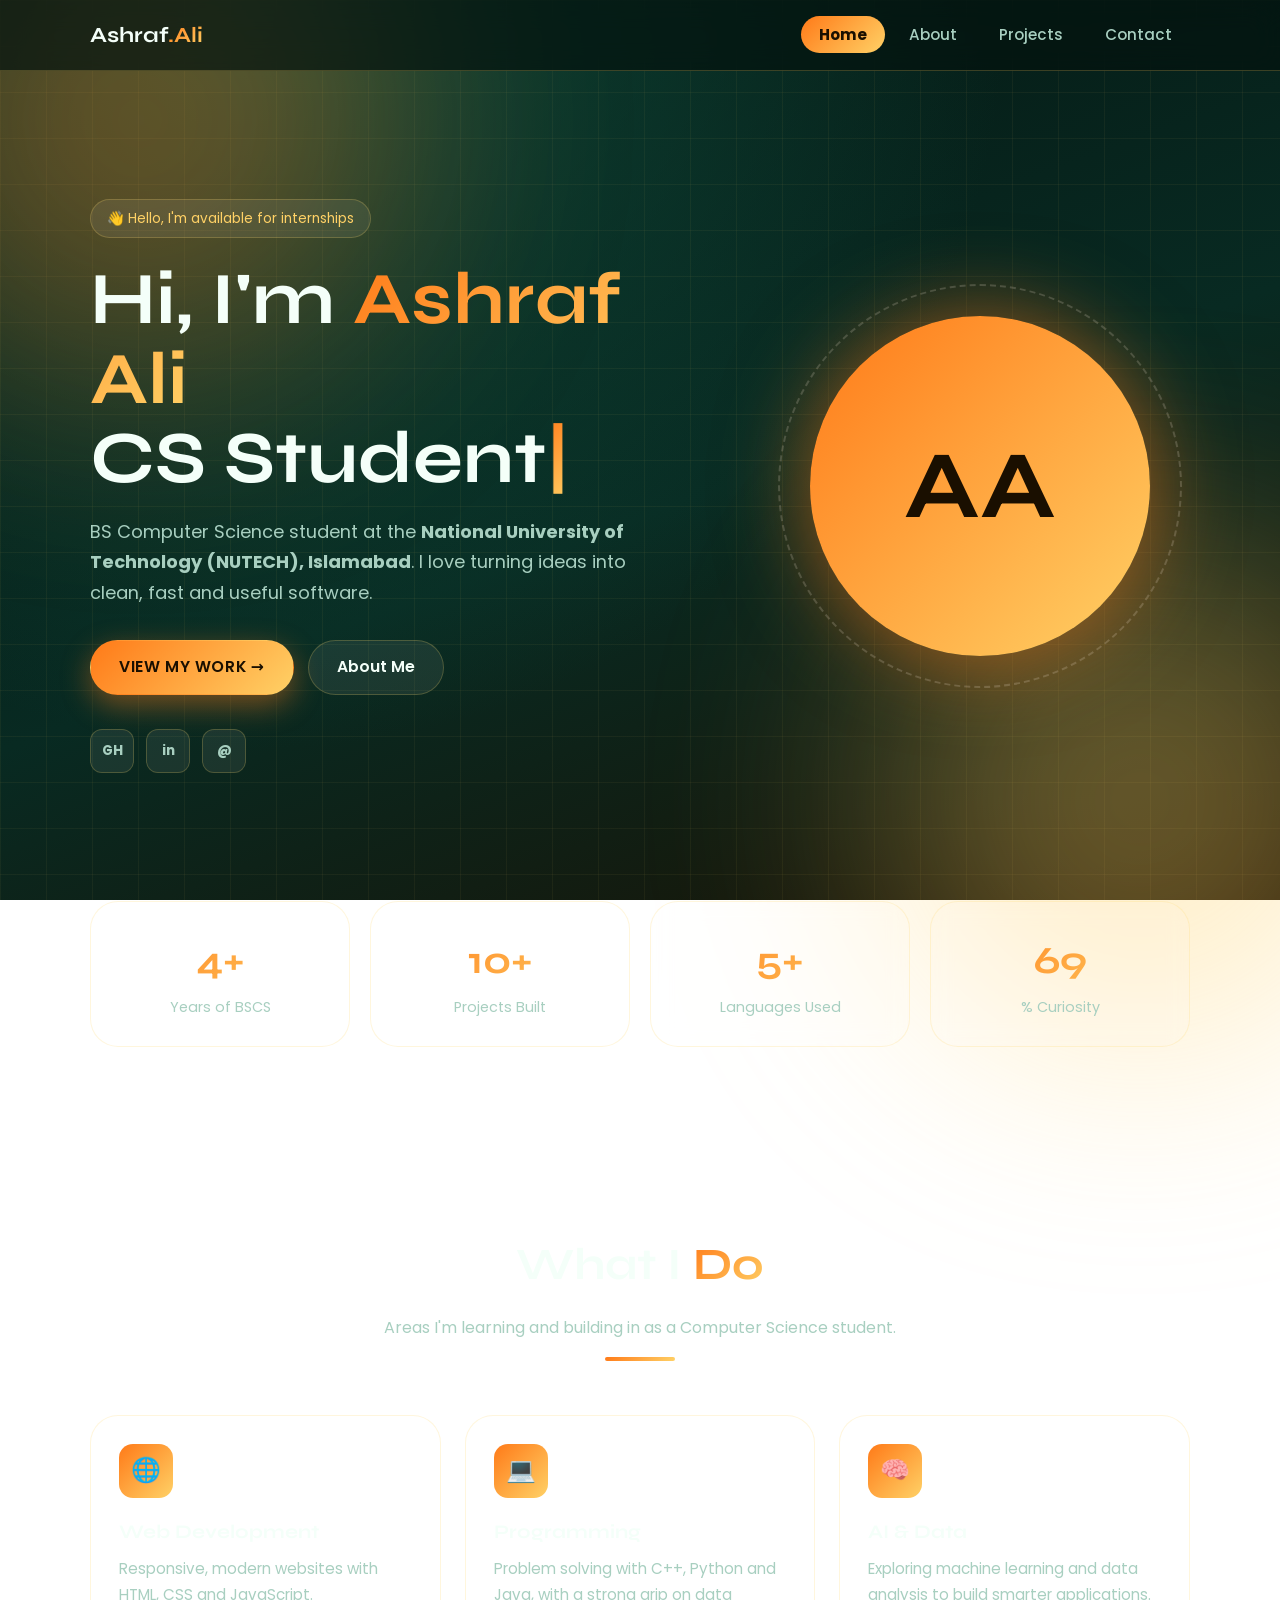
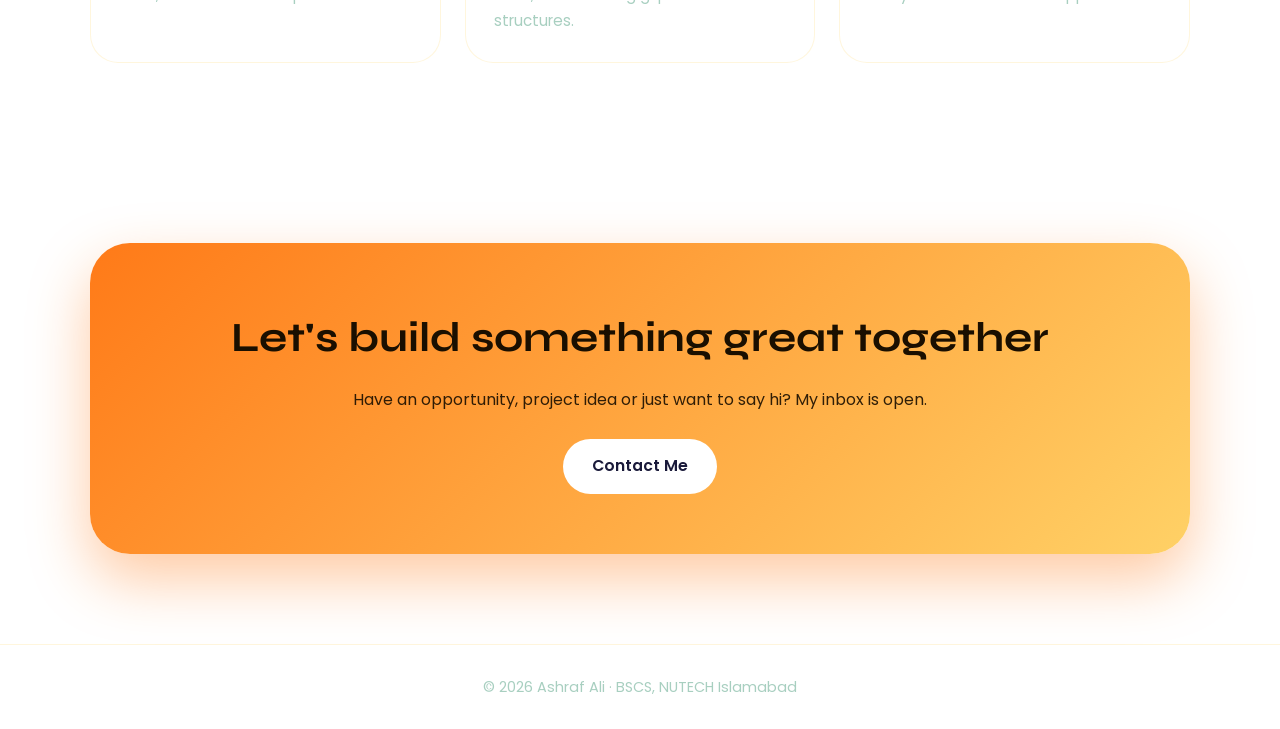
<file: index.html>
<!DOCTYPE html>
<html lang="en">
<head>
  <meta charset="UTF-8">
  <meta name="viewport" content="width=device-width, initial-scale=1.0">
  <meta name="description" content="Portfolio of Ashraf Ali, BSCS student at National University of Technology (NUTECH), Islamabad.">
  <title>Ashraf Ali | BSCS Student Portfolio</title>
  <link rel="stylesheet" href="style.css">
</head>
<body>

  <header class="nav">
    <div class="container nav-inner">
      <a href="index.html" class="logo">Ashraf<span>.Ali</span></a>
      <button class="menu-btn" id="menuBtn" aria-label="Toggle menu">&#9776;</button>
      <ul class="nav-links" id="navLinks">
        <li><a href="index.html" class="active">Home</a></li>
        <li><a href="about.html">About</a></li>
        <li><a href="projects.html">Projects</a></li>
        <li><a href="#contact">Contact</a></li>
      </ul>
    </div>
  </header>

  <!-- HERO -->
  <main class="hero">
    <div class="container hero-grid">
      <div class="reveal">
        <span class="badge">&#128075; Hello, I'm available for internships</span>
        <h1>Hi, I'm <span class="grad-text">Ashraf Ali</span><br>
          <span id="typed"></span><span class="grad-text">|</span></h1>
        <p class="lead">
          BS Computer Science student at the <strong>National University of Technology (NUTECH), Islamabad</strong>.
          I love turning ideas into clean, fast and useful software.
        </p>
        <div class="hero-actions">
          <a href="projects.html" class="btn btn-primary">View My Work &rarr;</a>
          <a href="about.html" class="btn btn-ghost">About Me</a>
        </div>
        <div class="socials">
          <a href="https://github.com/" target="_blank" rel="noopener" title="GitHub">GH</a>
          <a href="https://www.linkedin.com/" target="_blank" rel="noopener" title="LinkedIn">in</a>
          <a href="mailto:your.email@example.com" title="Email">@</a>
        </div>
      </div>

      <div class="avatar-wrap reveal">
        <!-- Replace the letters with your photo: <div class="avatar"><img src="photo.jpg" alt="Ashraf Ali"></div> -->
        <div class="avatar">AA</div>
      </div>
    </div>
  </main>

  <!-- STATS -->
  <section style="padding-top:0">
    <div class="container stats">
      <div class="card stat reveal"><strong class="grad-text" data-count="4">0</strong><span>Years of BSCS</span></div>
      <div class="card stat reveal"><strong class="grad-text" data-count="10">0</strong><span>Projects Built</span></div>
      <div class="card stat reveal"><strong class="grad-text" data-count="5">0</strong><span>Languages Used</span></div>
      <div class="card stat reveal"><strong class="grad-text" data-count="100">0</strong><span>% Curiosity</span></div>
    </div>
  </section>

  <!-- WHAT I DO -->
  <section>
    <div class="container">
      <div class="sec-head reveal">
        <h2>What I <span class="grad-text">Do</span></h2>
        <p>Areas I'm learning and building in as a Computer Science student.</p>
        <div class="bar"></div>
      </div>
      <div class="grid-3">
        <div class="card reveal"><div class="icon">&#127760;</div><h3>Web Development</h3><p>Responsive, modern websites with HTML, CSS and JavaScript.</p></div>
        <div class="card reveal"><div class="icon">&#128187;</div><h3>Programming</h3><p>Problem solving with C++, Python and Java, with a strong grip on data structures.</p></div>
        <div class="card reveal"><div class="icon">&#129504;</div><h3>AI &amp; Data</h3><p>Exploring machine learning and data analysis to build smarter applications.</p></div>
      </div>
    </div>
  </section>

  <!-- CTA / CONTACT -->
  <section id="contact">
    <div class="container">
      <div class="cta reveal">
        <h2>Let's build something great together</h2>
        <p>Have an opportunity, project idea or just want to say hi? My inbox is open.</p>
        <a href="mailto:your.email@example.com" class="btn">Contact Me</a>
      </div>
    </div>
  </section>

  <footer>
    <div class="container">&copy; <span id="year"></span> Ashraf Ali &middot; BSCS, NUTECH Islamabad</div>
  </footer>

  <script>
    // mobile menu
    document.getElementById('menuBtn').onclick = () => document.getElementById('navLinks').classList.toggle('open');
    document.getElementById('year').textContent = new Date().getFullYear();

    // typing effect
    const words = ['CS Student', 'Web Developer', 'Problem Solver', 'Future Software Engineer'];
    let w = 0, c = 0, del = false;
    const el = document.getElementById('typed');
    (function type() {
      const word = words[w];
      el.textContent = word.slice(0, c);
      if (!del && c < word.length) c++;
      else if (!del) { del = true; return setTimeout(type, 1400); }
      else if (c > 0) c--;
      else { del = false; w = (w + 1) % words.length; }
      setTimeout(type, del ? 45 : 90);
    })();

    // reveal on scroll + counters
    const io = new IntersectionObserver(entries => {
      entries.forEach(e => {
        if (!e.isIntersecting) return;
        e.target.classList.add('show');
        const n = e.target.querySelector('[data-count]');
        if (n && !n.dataset.done) {
          n.dataset.done = 1;
          const t = +n.dataset.count; let v = 0;
          const step = setInterval(() => { v += Math.ceil(t / 40); if (v >= t) { v = t; clearInterval(step); } n.textContent = v + (t === 100 ? '' : '+'); }, 35);
        }
      });
    }, { threshold: .15 });
    document.querySelectorAll('.reveal').forEach(el => io.observe(el));
  </script>
</body>
</html>
</file>
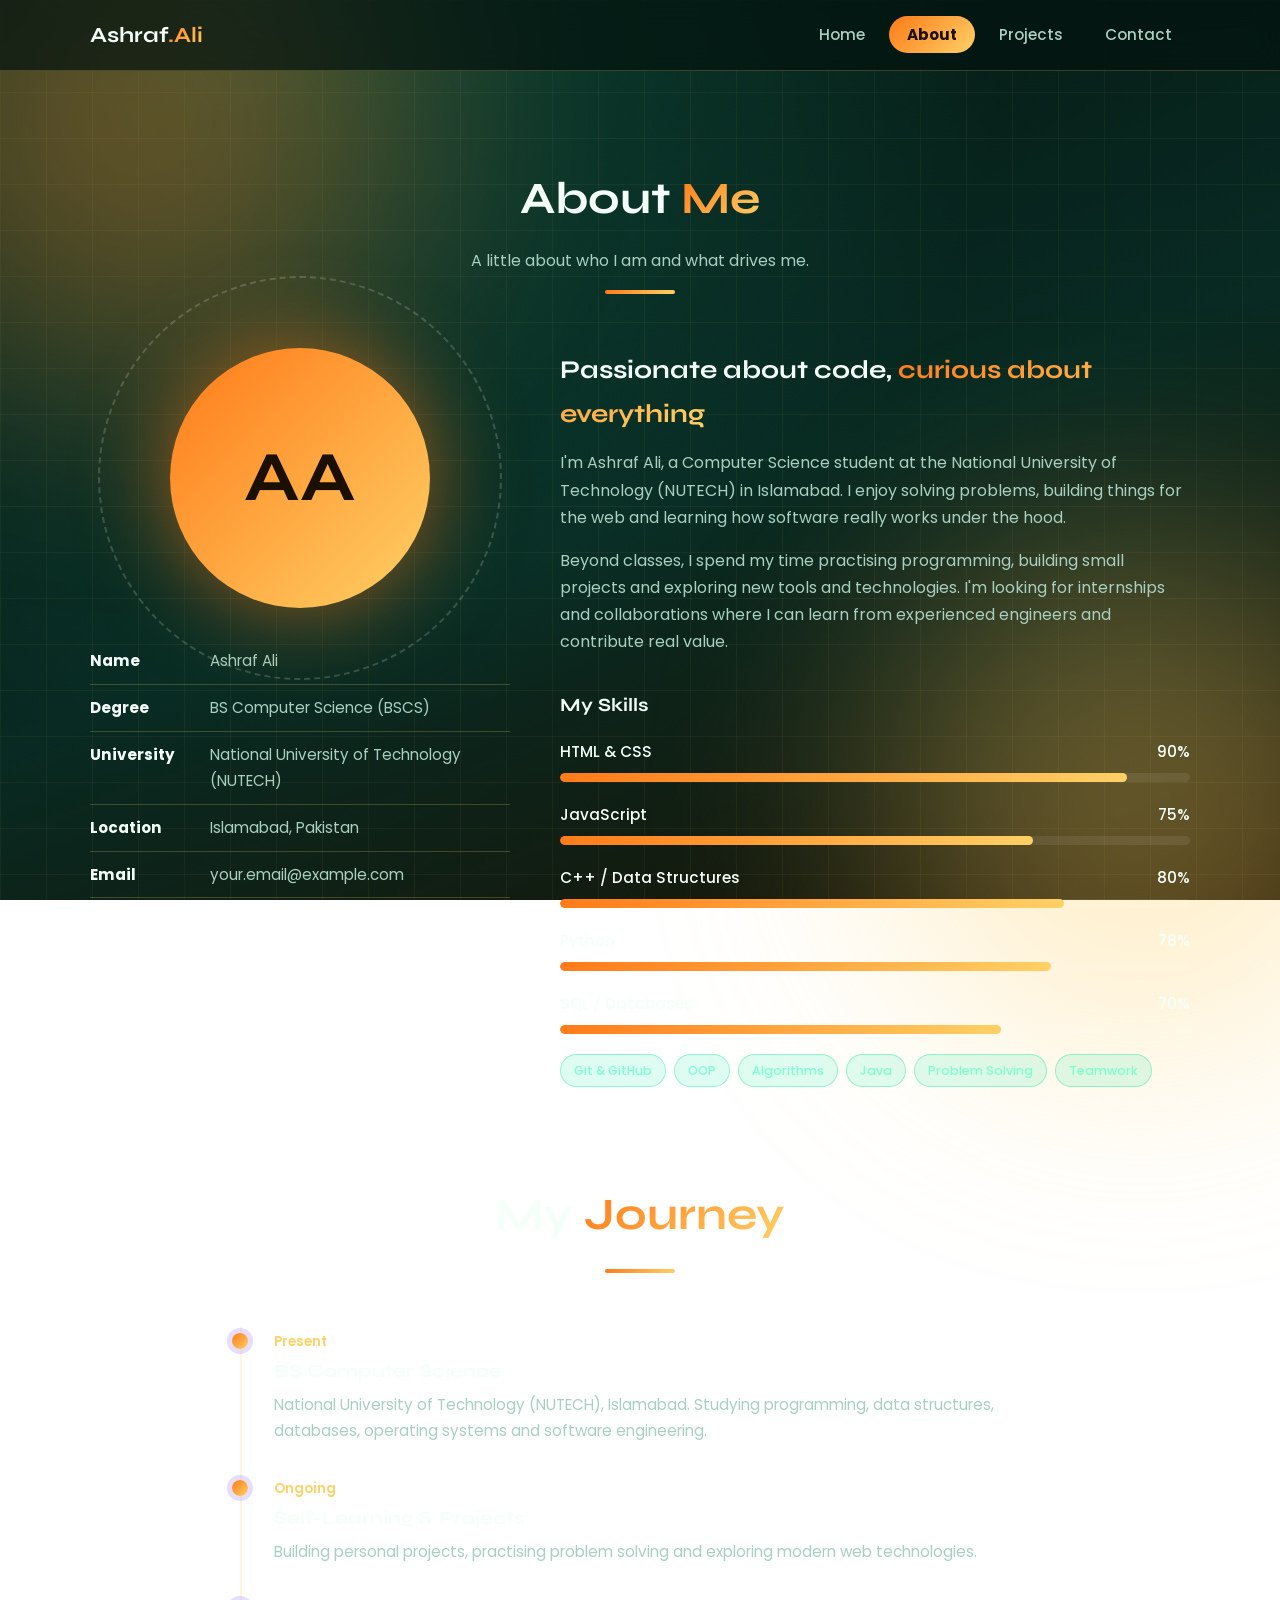
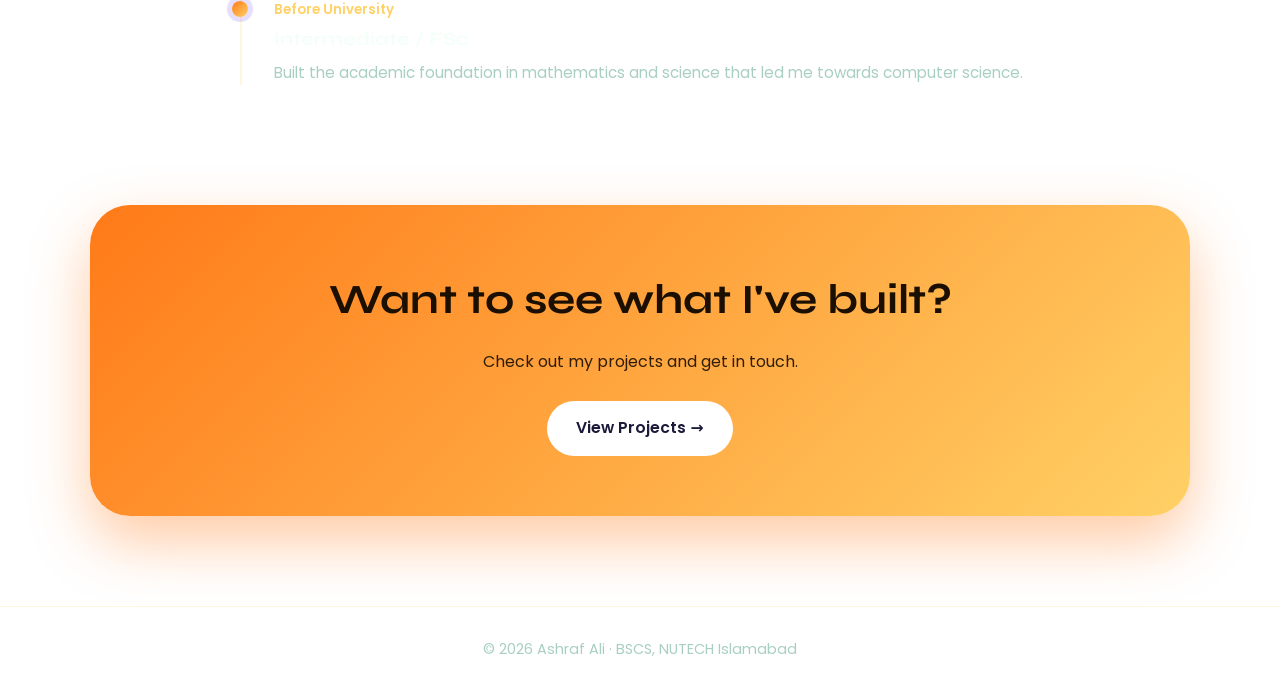
<file: about.html>
<!DOCTYPE html>
<html lang="en">
<head>
  <meta charset="UTF-8">
  <meta name="viewport" content="width=device-width, initial-scale=1.0">
  <meta name="description" content="About Ashraf Ali, BSCS student at NUTECH Islamabad.">
  <title>About | Ashraf Ali</title>
  <link rel="stylesheet" href="style.css">
</head>
<body>

  <header class="nav">
    <div class="container nav-inner">
      <a href="index.html" class="logo">Ashraf<span>.Ali</span></a>
      <button class="menu-btn" id="menuBtn" aria-label="Toggle menu">&#9776;</button>
      <ul class="nav-links" id="navLinks">
        <li><a href="index.html">Home</a></li>
        <li><a href="about.html" class="active">About</a></li>
        <li><a href="projects.html">Projects</a></li>
        <li><a href="index.html#contact">Contact</a></li>
      </ul>
    </div>
  </header>

  <!-- ABOUT -->
  <section>
    <div class="container">
      <div class="sec-head reveal">
        <h2>About <span class="grad-text">Me</span></h2>
        <p>A little about who I am and what drives me.</p>
        <div class="bar"></div>
      </div>

      <div class="about-grid">
        <div class="reveal">
          <div class="avatar-wrap" style="margin-bottom:30px">
            <!-- Replace with your photo: <div class="avatar"><img src="photo.jpg" alt="Ashraf Ali"></div> -->
            <div class="avatar" style="width:min(260px,70vw);font-size:4.4rem">AA</div>
          </div>
          <ul class="info-list">
            <li><b>Name</b><span>Ashraf Ali</span></li>
            <li><b>Degree</b><span>BS Computer Science (BSCS)</span></li>
            <li><b>University</b><span>National University of Technology (NUTECH)</span></li>
            <li><b>Location</b><span>Islamabad, Pakistan</span></li>
            <li><b>Email</b><span>your.email@example.com</span></li>
          </ul>
        </div>

        <div class="about-text reveal">
          <h3 style="font-family:'Syne',sans-serif;font-size:1.6rem;margin-bottom:14px">
            Passionate about code, <span class="grad-text">curious about everything</span>
          </h3>
          <p>
            I'm Ashraf Ali, a Computer Science student at the National University of Technology (NUTECH) in Islamabad.
            I enjoy solving problems, building things for the web and learning how software really works under the hood.
          </p>
          <p>
            Beyond classes, I spend my time practising programming, building small projects and exploring new tools
            and technologies. I'm looking for internships and collaborations where I can learn from experienced
            engineers and contribute real value.
          </p>

          <h3 style="font-family:'Syne',sans-serif;margin:34px 0 18px">My Skills</h3>
          <div class="skill"><div class="skill-top"><span>HTML &amp; CSS</span><span>90%</span></div><div class="track"><div class="fill" data-w="90"></div></div></div>
          <div class="skill"><div class="skill-top"><span>JavaScript</span><span>75%</span></div><div class="track"><div class="fill" data-w="75"></div></div></div>
          <div class="skill"><div class="skill-top"><span>C++ / Data Structures</span><span>80%</span></div><div class="track"><div class="fill" data-w="80"></div></div></div>
          <div class="skill"><div class="skill-top"><span>Python</span><span>78%</span></div><div class="track"><div class="fill" data-w="78"></div></div></div>
          <div class="skill"><div class="skill-top"><span>SQL / Databases</span><span>70%</span></div><div class="track"><div class="fill" data-w="70"></div></div></div>

          <div class="tags">
            <span class="tag">Git &amp; GitHub</span><span class="tag">OOP</span><span class="tag">Algorithms</span>
            <span class="tag">Java</span><span class="tag">Problem Solving</span><span class="tag">Teamwork</span>
          </div>
        </div>
      </div>
    </div>
  </section>

  <!-- EDUCATION TIMELINE -->
  <section style="padding-top:0">
    <div class="container" style="max-width:800px">
      <div class="sec-head reveal">
        <h2>My <span class="grad-text">Journey</span></h2>
        <div class="bar"></div>
      </div>
      <div class="timeline">
        <div class="t-item reveal">
          <small>Present</small>
          <h3>BS Computer Science</h3>
          <p>National University of Technology (NUTECH), Islamabad. Studying programming, data structures, databases, operating systems and software engineering.</p>
        </div>
        <div class="t-item reveal">
          <small>Ongoing</small>
          <h3>Self-Learning &amp; Projects</h3>
          <p>Building personal projects, practising problem solving and exploring modern web technologies.</p>
        </div>
        <div class="t-item reveal">
          <small>Before University</small>
          <h3>Intermediate / FSc</h3>
          <p>Built the academic foundation in mathematics and science that led me towards computer science.</p>
        </div>
      </div>
    </div>
  </section>

  <section style="padding-top:0">
    <div class="container">
      <div class="cta reveal">
        <h2>Want to see what I've built?</h2>
        <p>Check out my projects and get in touch.</p>
        <a href="projects.html" class="btn">View Projects &rarr;</a>
      </div>
    </div>
  </section>

  <footer>
    <div class="container">&copy; <span id="year"></span> Ashraf Ali &middot; BSCS, NUTECH Islamabad</div>
  </footer>

  <script>
    document.getElementById('menuBtn').onclick = () => document.getElementById('navLinks').classList.toggle('open');
    document.getElementById('year').textContent = new Date().getFullYear();

    const io = new IntersectionObserver(entries => {
      entries.forEach(e => {
        if (!e.isIntersecting) return;
        e.target.classList.add('show');
        e.target.querySelectorAll('.fill').forEach(f => f.style.width = f.dataset.w + '%');
      });
    }, { threshold: .15 });
    document.querySelectorAll('.reveal').forEach(el => io.observe(el));
  </script>
</body>
</html>
</file>
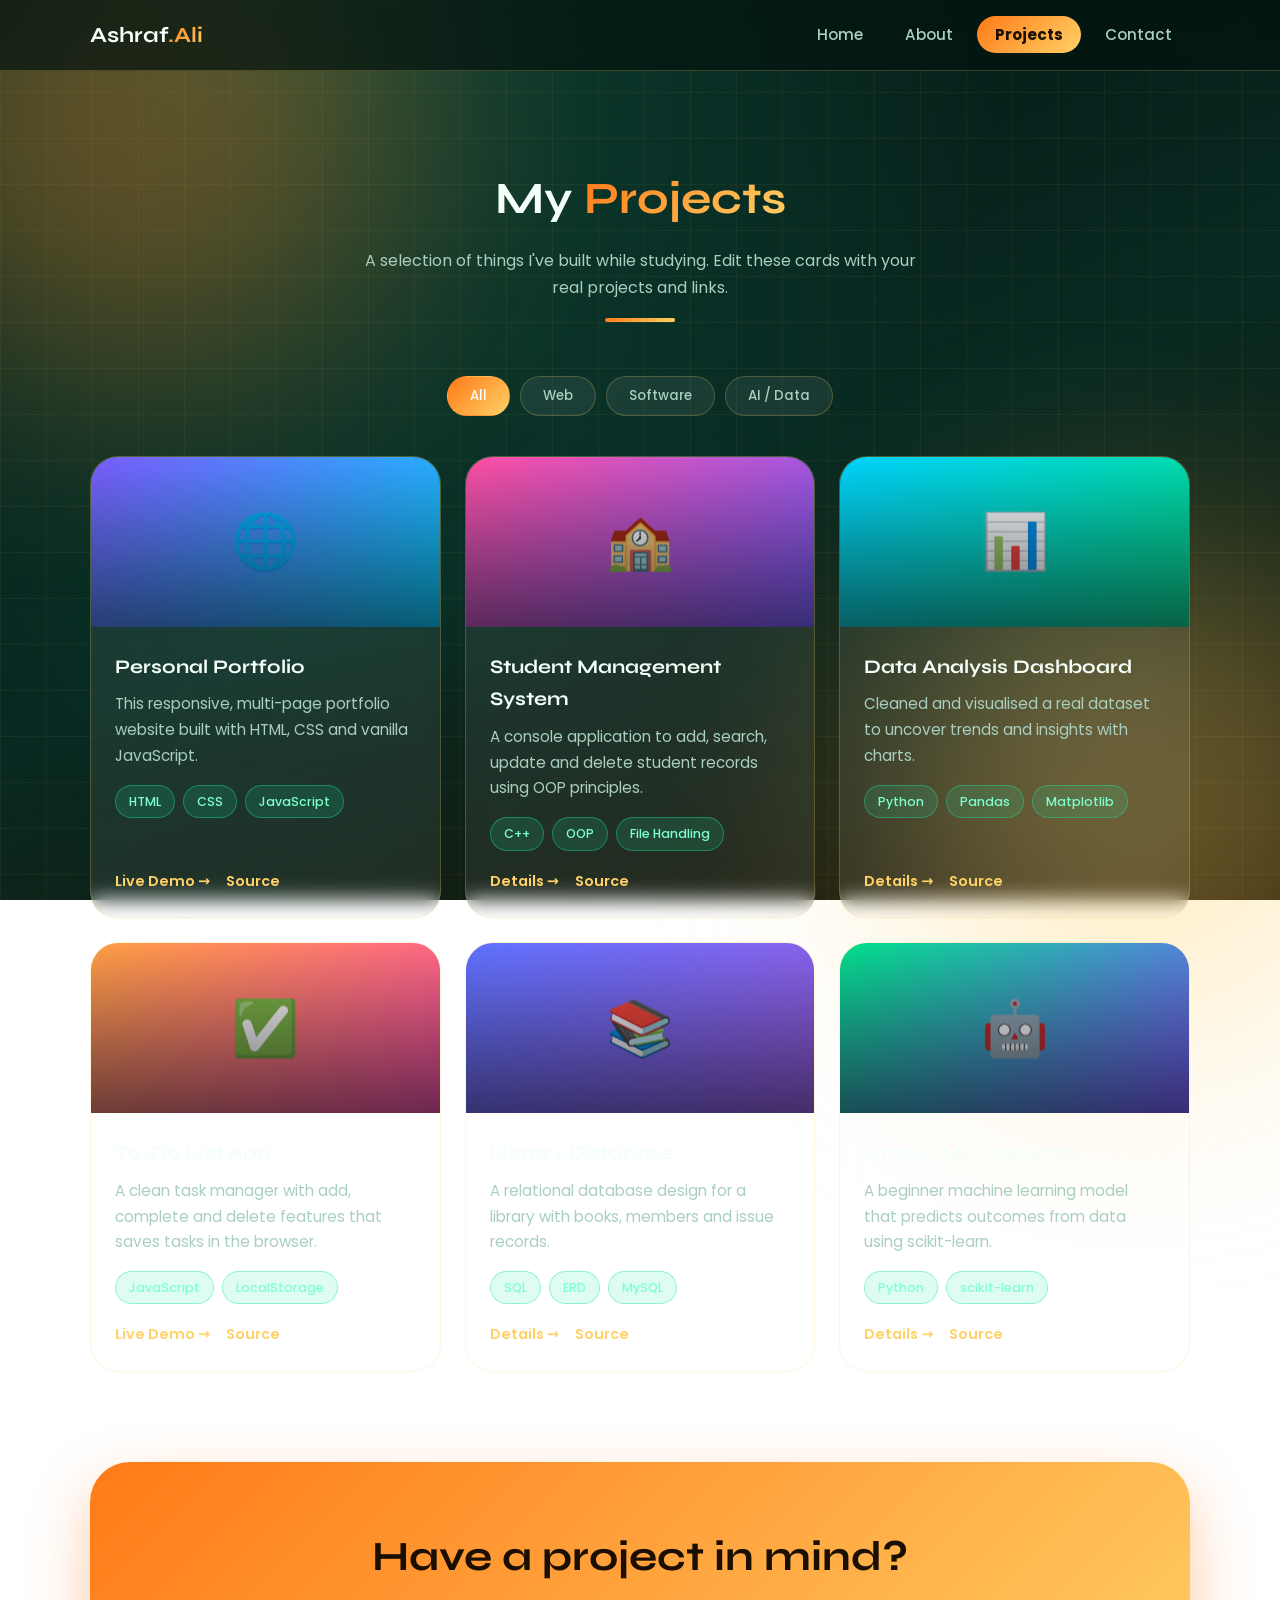
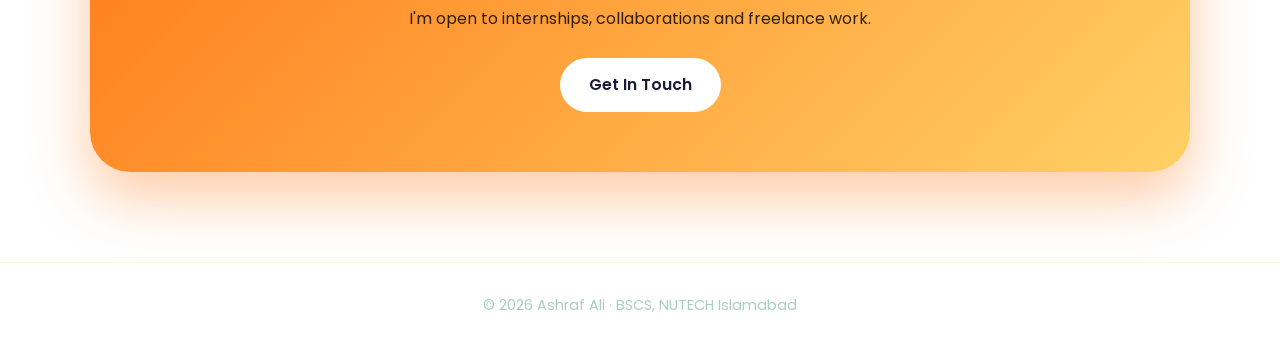
<file: projects.html>
<!DOCTYPE html>
<html lang="en">
<head>
  <meta charset="UTF-8">
  <meta name="viewport" content="width=device-width, initial-scale=1.0">
  <meta name="description" content="Projects by Ashraf Ali, BSCS student at NUTECH Islamabad.">
  <title>Projects | Ashraf Ali</title>
  <link rel="stylesheet" href="style.css">
</head>
<body>

  <header class="nav">
    <div class="container nav-inner">
      <a href="index.html" class="logo">Ashraf<span>.Ali</span></a>
      <button class="menu-btn" id="menuBtn" aria-label="Toggle menu">&#9776;</button>
      <ul class="nav-links" id="navLinks">
        <li><a href="index.html">Home</a></li>
        <li><a href="about.html">About</a></li>
        <li><a href="projects.html" class="active">Projects</a></li>
        <li><a href="index.html#contact">Contact</a></li>
      </ul>
    </div>
  </header>

  <section>
    <div class="container">
      <div class="sec-head reveal">
        <h2>My <span class="grad-text">Projects</span></h2>
        <p>A selection of things I've built while studying. Edit these cards with your real projects and links.</p>
        <div class="bar"></div>
      </div>

      <div class="filters reveal">
        <button class="filter-btn active" data-f="all">All</button>
        <button class="filter-btn" data-f="web">Web</button>
        <button class="filter-btn" data-f="software">Software</button>
        <button class="filter-btn" data-f="ai">AI / Data</button>
      </div>

      <div class="grid-3" id="grid">

        <article class="card project reveal" data-cat="web">
          <div class="thumb t1">&#127760;</div>
          <div class="p-body">
            <h3>Personal Portfolio</h3>
            <p>This responsive, multi-page portfolio website built with HTML, CSS and vanilla JavaScript.</p>
            <div class="tags"><span class="tag">HTML</span><span class="tag">CSS</span><span class="tag">JavaScript</span></div>
            <div class="p-links"><a href="#">Live Demo &rarr;</a><a href="#">Source</a></div>
          </div>
        </article>

        <article class="card project reveal" data-cat="software">
          <div class="thumb t2">&#127979;</div>
          <div class="p-body">
            <h3>Student Management System</h3>
            <p>A console application to add, search, update and delete student records using OOP principles.</p>
            <div class="tags"><span class="tag">C++</span><span class="tag">OOP</span><span class="tag">File Handling</span></div>
            <div class="p-links"><a href="#">Details &rarr;</a><a href="#">Source</a></div>
          </div>
        </article>

        <article class="card project reveal" data-cat="ai">
          <div class="thumb t3">&#128202;</div>
          <div class="p-body">
            <h3>Data Analysis Dashboard</h3>
            <p>Cleaned and visualised a real dataset to uncover trends and insights with charts.</p>
            <div class="tags"><span class="tag">Python</span><span class="tag">Pandas</span><span class="tag">Matplotlib</span></div>
            <div class="p-links"><a href="#">Details &rarr;</a><a href="#">Source</a></div>
          </div>
        </article>

        <article class="card project reveal" data-cat="web">
          <div class="thumb t4">&#9989;</div>
          <div class="p-body">
            <h3>To-Do List App</h3>
            <p>A clean task manager with add, complete and delete features that saves tasks in the browser.</p>
            <div class="tags"><span class="tag">JavaScript</span><span class="tag">LocalStorage</span></div>
            <div class="p-links"><a href="#">Live Demo &rarr;</a><a href="#">Source</a></div>
          </div>
        </article>

        <article class="card project reveal" data-cat="software">
          <div class="thumb t5">&#128218;</div>
          <div class="p-body">
            <h3>Library Database</h3>
            <p>A relational database design for a library with books, members and issue records.</p>
            <div class="tags"><span class="tag">SQL</span><span class="tag">ERD</span><span class="tag">MySQL</span></div>
            <div class="p-links"><a href="#">Details &rarr;</a><a href="#">Source</a></div>
          </div>
        </article>

        <article class="card project reveal" data-cat="ai">
          <div class="thumb t6">&#129302;</div>
          <div class="p-body">
            <h3>Simple ML Predictor</h3>
            <p>A beginner machine learning model that predicts outcomes from data using scikit-learn.</p>
            <div class="tags"><span class="tag">Python</span><span class="tag">scikit-learn</span></div>
            <div class="p-links"><a href="#">Details &rarr;</a><a href="#">Source</a></div>
          </div>
        </article>

      </div>
    </div>
  </section>

  <section style="padding-top:0">
    <div class="container">
      <div class="cta reveal">
        <h2>Have a project in mind?</h2>
        <p>I'm open to internships, collaborations and freelance work.</p>
        <a href="mailto:your.email@example.com" class="btn">Get In Touch</a>
      </div>
    </div>
  </section>

  <footer>
    <div class="container">&copy; <span id="year"></span> Ashraf Ali &middot; BSCS, NUTECH Islamabad</div>
  </footer>

  <script>
    document.getElementById('menuBtn').onclick = () => document.getElementById('navLinks').classList.toggle('open');
    document.getElementById('year').textContent = new Date().getFullYear();

    // project filter
    document.querySelectorAll('.filter-btn').forEach(btn => {
      btn.onclick = () => {
        document.querySelectorAll('.filter-btn').forEach(b => b.classList.remove('active'));
        btn.classList.add('active');
        document.querySelectorAll('.project').forEach(p => {
          p.classList.toggle('hide', btn.dataset.f !== 'all' && p.dataset.cat !== btn.dataset.f);
        });
      };
    });

    const io = new IntersectionObserver(entries => {
      entries.forEach(e => { if (e.isIntersecting) e.target.classList.add('show'); });
    }, { threshold: .1 });
    document.querySelectorAll('.reveal').forEach(el => io.observe(el));
  </script>
</body>
</html>
</file>
<file: style.css>
/* ===== Ashraf Ali Portfolio — shared styles ===== */
@import url('https://fonts.googleapis.com/css2?family=Poppins:wght@400;500;600;700&family=Syne:wght@600;700;800&display=swap');

:root {
  --bg: #04130f;
  --bg-2: #082a22;
  --card: rgba(255, 255, 255, 0.07);
  --border: rgba(255, 214, 102, 0.22);
  --text: #f4fff9;
  --muted: #a8cfc0;
  --primary: #ff7a18;
  --secondary: #ffd166;
  --accent: #19e6a0;
  --grad: linear-gradient(135deg, var(--primary), var(--secondary));
  --radius: 28px;
  --shadow: 0 20px 50px rgba(0, 0, 0, 0.45);
}

* { margin: 0; padding: 0; box-sizing: border-box; }
html { scroll-behavior: smooth; }

body {
  font-family: 'Poppins', system-ui, sans-serif;
  background:
    linear-gradient(rgba(255, 214, 102, .05) 1px, transparent 1px) 0 0 / 46px 46px,
    linear-gradient(90deg, rgba(255, 214, 102, .05) 1px, transparent 1px) 0 0 / 46px 46px,
    radial-gradient(circle at 20% 0%, #0f4a3a 0%, transparent 55%),
    linear-gradient(160deg, #04130f 0%, #082a22 55%, #1a1204 100%);
  background-attachment: fixed;
  color: var(--text);
  line-height: 1.7;
  overflow-x: hidden;
  min-height: 100vh;
}

/* animated background glow */
body::before, body::after {
  content: "";
  position: fixed;
  z-index: -1;
  width: 520px; height: 520px;
  border-radius: 50%;
  filter: blur(120px);
  opacity: .35;
  animation: float 14s ease-in-out infinite alternate;
}
body::before { background: var(--primary); top: -140px; left: -120px; }
body::after  { background: var(--secondary); bottom: -160px; right: -120px; animation-delay: -6s; }

@keyframes float {
  from { transform: translate(0, 0) scale(1); }
  to   { transform: translate(60px, 40px) scale(1.15); }
}

a { color: inherit; text-decoration: none; }
img { max-width: 100%; display: block; }
.container { width: min(1100px, 92%); margin: 0 auto; }

/* ===== Navbar ===== */
header.nav {
  position: sticky; top: 0; z-index: 50;
  backdrop-filter: blur(14px);
  background: rgba(4, 19, 15, 0.7);
  border-bottom: 1px solid var(--border);
}
.nav-inner { display: flex; align-items: center; justify-content: space-between; height: 70px; }
.logo { font-family: 'Syne', sans-serif; font-weight: 700; font-size: 1.35rem; }
.logo span { background: var(--grad); -webkit-background-clip: text; background-clip: text; color: transparent; }
.nav-links { display: flex; gap: 6px; list-style: none; }
.nav-links a {
  padding: 8px 18px; border-radius: 999px; color: var(--muted);
  font-weight: 500; font-size: .95rem; transition: .25s;
}
.nav-links a:hover { color: var(--text); background: var(--card); }
.nav-links a.active { color: #1a0f00; background: var(--grad); font-weight: 700; }
.menu-btn { display: none; background: none; border: 0; color: var(--text); font-size: 1.7rem; cursor: pointer; }

/* ===== Buttons ===== */
.btn {
  display: inline-flex; align-items: center; gap: 8px;
  padding: 13px 28px; border-radius: 999px; font-weight: 600;
  border: 1px solid transparent; cursor: pointer; transition: .3s; font-size: .98rem;
}
.btn-primary { background: var(--grad); color: #1a0f00; box-shadow: 0 10px 30px rgba(255, 122, 24, .45); text-transform: uppercase; letter-spacing: .6px; }
.btn-primary:hover { transform: translateY(-3px) rotate(-1deg); box-shadow: 0 16px 36px rgba(255, 122, 24, .65); }
.btn-ghost { border-color: var(--border); background: var(--card); color: var(--text); }
.btn-ghost:hover { border-color: var(--secondary); transform: translateY(-3px); }

/* ===== Hero ===== */
.hero { min-height: calc(100vh - 70px); display: flex; align-items: center; padding: 60px 0; }
.hero-grid { display: grid; grid-template-columns: 1.2fr .8fr; gap: 50px; align-items: center; }
.badge {
  display: inline-block; padding: 7px 16px; border-radius: 999px;
  background: var(--card); border: 1px solid var(--border);
  font-size: .85rem; color: var(--secondary); margin-bottom: 22px;
}
.hero h1 {
  font-family: 'Syne', sans-serif;
  font-size: clamp(2.6rem, 6vw, 4.6rem); line-height: 1.08; margin-bottom: 18px;
}
.grad-text { background: var(--grad); -webkit-background-clip: text; background-clip: text; color: transparent; }
.hero p.lead { color: var(--muted); font-size: 1.12rem; max-width: 560px; margin-bottom: 32px; }
.hero-actions { display: flex; flex-wrap: wrap; gap: 14px; }

.socials { display: flex; gap: 12px; margin-top: 34px; }
.socials a {
  width: 44px; height: 44px; display: grid; place-items: center;
  border-radius: 12px; background: var(--card); border: 1px solid var(--border);
  font-weight: 700; font-size: .85rem; color: var(--muted); transition: .3s;
}
.socials a:hover { color: #fff; background: var(--grad); transform: translateY(-4px); }

/* avatar */
.avatar-wrap { position: relative; display: grid; place-items: center; }
.avatar {
  width: min(340px, 80vw); aspect-ratio: 1; border-radius: 50%;
  background: var(--grad); display: grid; place-items: center;
  font-family: 'Syne', sans-serif; font-size: 6rem; font-weight: 700; color: #fff;
  box-shadow: 0 0 90px rgba(255, 122, 24, .6);
  color: #1a0f00;
  position: relative; z-index: 2; overflow: hidden;
}
.avatar img { width: 100%; height: 100%; object-fit: cover; }
.avatar-wrap::before {
  content: ""; position: absolute; width: min(400px, 92vw); aspect-ratio: 1; border-radius: 50%;
  border: 2px dashed rgba(255, 255, 255, .18); animation: spin 28s linear infinite;
}
@keyframes spin { to { transform: rotate(360deg); } }

/* ===== Sections ===== */
section { padding: 90px 0; }
.sec-head { text-align: center; margin-bottom: 54px; }
.sec-head h2 { font-family: 'Syne', sans-serif; font-size: clamp(2rem, 4vw, 2.8rem); }
.sec-head p { color: var(--muted); max-width: 560px; margin: 10px auto 0; }
.sec-head .bar { width: 70px; height: 4px; background: var(--grad); border-radius: 4px; margin: 16px auto 0; }

.card {
  background: var(--card); border: 1px solid var(--border);
  border-radius: var(--radius); padding: 28px; backdrop-filter: blur(10px);
  transition: .35s;
}
.card:hover { transform: translateY(-10px) scale(1.02); border-color: var(--accent); box-shadow: 0 20px 50px rgba(25, 230, 160, .25); }

.grid-3 { display: grid; grid-template-columns: repeat(3, 1fr); gap: 24px; }
.grid-2 { display: grid; grid-template-columns: repeat(2, 1fr); gap: 24px; }

.icon {
  width: 54px; height: 54px; border-radius: 14px; background: var(--grad);
  display: grid; place-items: center; font-size: 1.5rem; margin-bottom: 18px;
}
.card h3 { font-size: 1.2rem; margin-bottom: 8px; font-family: 'Syne', sans-serif; }
.card p { color: var(--muted); font-size: .95rem; }

/* stats */
.stats { display: grid; grid-template-columns: repeat(4, 1fr); gap: 20px; }
.stat { text-align: center; padding: 26px 10px; }
.stat strong { display: block; font-size: 2.4rem; font-family: 'Syne', sans-serif; }
.stat span { color: var(--muted); font-size: .9rem; }

/* tags */
.tags { display: flex; flex-wrap: wrap; gap: 8px; margin-top: 16px; }
.tag {
  padding: 5px 13px; border-radius: 999px; font-size: .78rem; font-weight: 500;
  background: rgba(25, 230, 160, .14); color: #7dffd0; border: 1px solid rgba(25, 230, 160, .4);
}

/* skills */
.skill { margin-bottom: 20px; }
.skill-top { display: flex; justify-content: space-between; font-weight: 500; font-size: .95rem; margin-bottom: 8px; }
.track { height: 9px; background: rgba(255, 255, 255, .08); border-radius: 99px; overflow: hidden; }
.fill { height: 100%; background: var(--grad); border-radius: 99px; width: 0; transition: width 1.4s cubic-bezier(.2, .8, .2, 1); }

/* timeline */
.timeline { position: relative; padding-left: 32px; border-left: 2px solid var(--border); }
.t-item { position: relative; margin-bottom: 30px; }
.t-item::before {
  content: ""; position: absolute; left: -42px; top: 6px; width: 16px; height: 16px;
  border-radius: 50%; background: var(--grad); box-shadow: 0 0 0 5px rgba(124, 92, 255, .2);
}
.t-item small { color: var(--secondary); font-weight: 600; }
.t-item h3 { font-family: 'Syne', sans-serif; margin: 2px 0 4px; }
.t-item p { color: var(--muted); font-size: .95rem; }

/* about layout */
.about-grid { display: grid; grid-template-columns: .8fr 1.2fr; gap: 50px; align-items: start; }
.about-text p { color: var(--muted); margin-bottom: 16px; }
.info-list { list-style: none; margin-top: 20px; }
.info-list li { display: flex; gap: 10px; padding: 10px 0; border-bottom: 1px solid var(--border); font-size: .95rem; }
.info-list b { min-width: 110px; color: var(--text); }
.info-list span { color: var(--muted); }

/* projects */
.filters { display: flex; justify-content: center; flex-wrap: wrap; gap: 10px; margin-bottom: 40px; }
.filter-btn {
  padding: 9px 22px; border-radius: 999px; border: 1px solid var(--border);
  background: var(--card); color: var(--muted); cursor: pointer; font-weight: 500; transition: .25s; font-family: inherit;
}
.filter-btn:hover { color: var(--text); }
.filter-btn.active { background: var(--grad); color: #fff; border-color: transparent; }

.project { padding: 0; overflow: hidden; display: flex; flex-direction: column; }
.thumb {
  height: 170px; display: grid; place-items: center; font-size: 3.4rem;
  position: relative; overflow: hidden;
}
.thumb::after {
  content: ""; position: absolute; inset: 0;
  background: linear-gradient(to top, rgba(11, 13, 23, .6), transparent);
}
.t1 { background: linear-gradient(135deg, #7c5cff, #00d4ff); }
.t2 { background: linear-gradient(135deg, #ff4fa3, #7c5cff); }
.t3 { background: linear-gradient(135deg, #00d4ff, #00e08a); }
.t4 { background: linear-gradient(135deg, #ff9f43, #ff4fa3); }
.t5 { background: linear-gradient(135deg, #5f72ff, #9b5de5); }
.t6 { background: linear-gradient(135deg, #00e08a, #7c5cff); }
.p-body { padding: 24px; flex: 1; display: flex; flex-direction: column; }
.p-links { margin-top: auto; padding-top: 18px; display: flex; gap: 16px; font-weight: 600; font-size: .9rem; }
.p-links a { color: var(--secondary); transition: .2s; }
.p-links a:hover { color: var(--accent); }
.project.hide { display: none; }

/* CTA */
.cta { text-align: center; padding: 60px 30px; background: var(--grad); color: #1a0f00; border-radius: 40px; box-shadow: 0 25px 60px rgba(255, 122, 24, .4); }
.cta h2 { font-family: 'Syne', sans-serif; font-size: clamp(1.8rem, 4vw, 2.6rem); margin-bottom: 12px; }
.cta p { opacity: .9; margin-bottom: 26px; }
.cta .btn { background: #fff; color: #1a1a3a; }
.cta .btn:hover { transform: translateY(-3px); }

/* footer */
footer { border-top: 1px solid var(--border); padding: 30px 0; text-align: center; color: var(--muted); font-size: .9rem; }

/* reveal on scroll */
.reveal { opacity: 0; transform: translateY(30px); transition: .8s cubic-bezier(.2, .8, .2, 1); }
.reveal.show { opacity: 1; transform: none; }

/* ===== Responsive ===== */
@media (max-width: 900px) {
  .hero-grid, .about-grid { grid-template-columns: 1fr; text-align: center; }
  .hero p.lead { margin-inline: auto; }
  .hero-actions, .socials { justify-content: center; }
  .avatar-wrap { order: -1; }
  .grid-3 { grid-template-columns: repeat(2, 1fr); }
  .stats { grid-template-columns: repeat(2, 1fr); }
  .info-list li { text-align: left; }
}
@media (max-width: 680px) {
  .menu-btn { display: block; }
  .nav-links {
    position: absolute; top: 70px; left: 0; right: 0; flex-direction: column;
    background: rgba(11, 13, 23, .97); padding: 14px 4%; gap: 4px;
    display: none; border-bottom: 1px solid var(--border);
  }
  .nav-links.open { display: flex; }
  .grid-3, .grid-2 { grid-template-columns: 1fr; }
  section { padding: 64px 0; }
}
</file>
